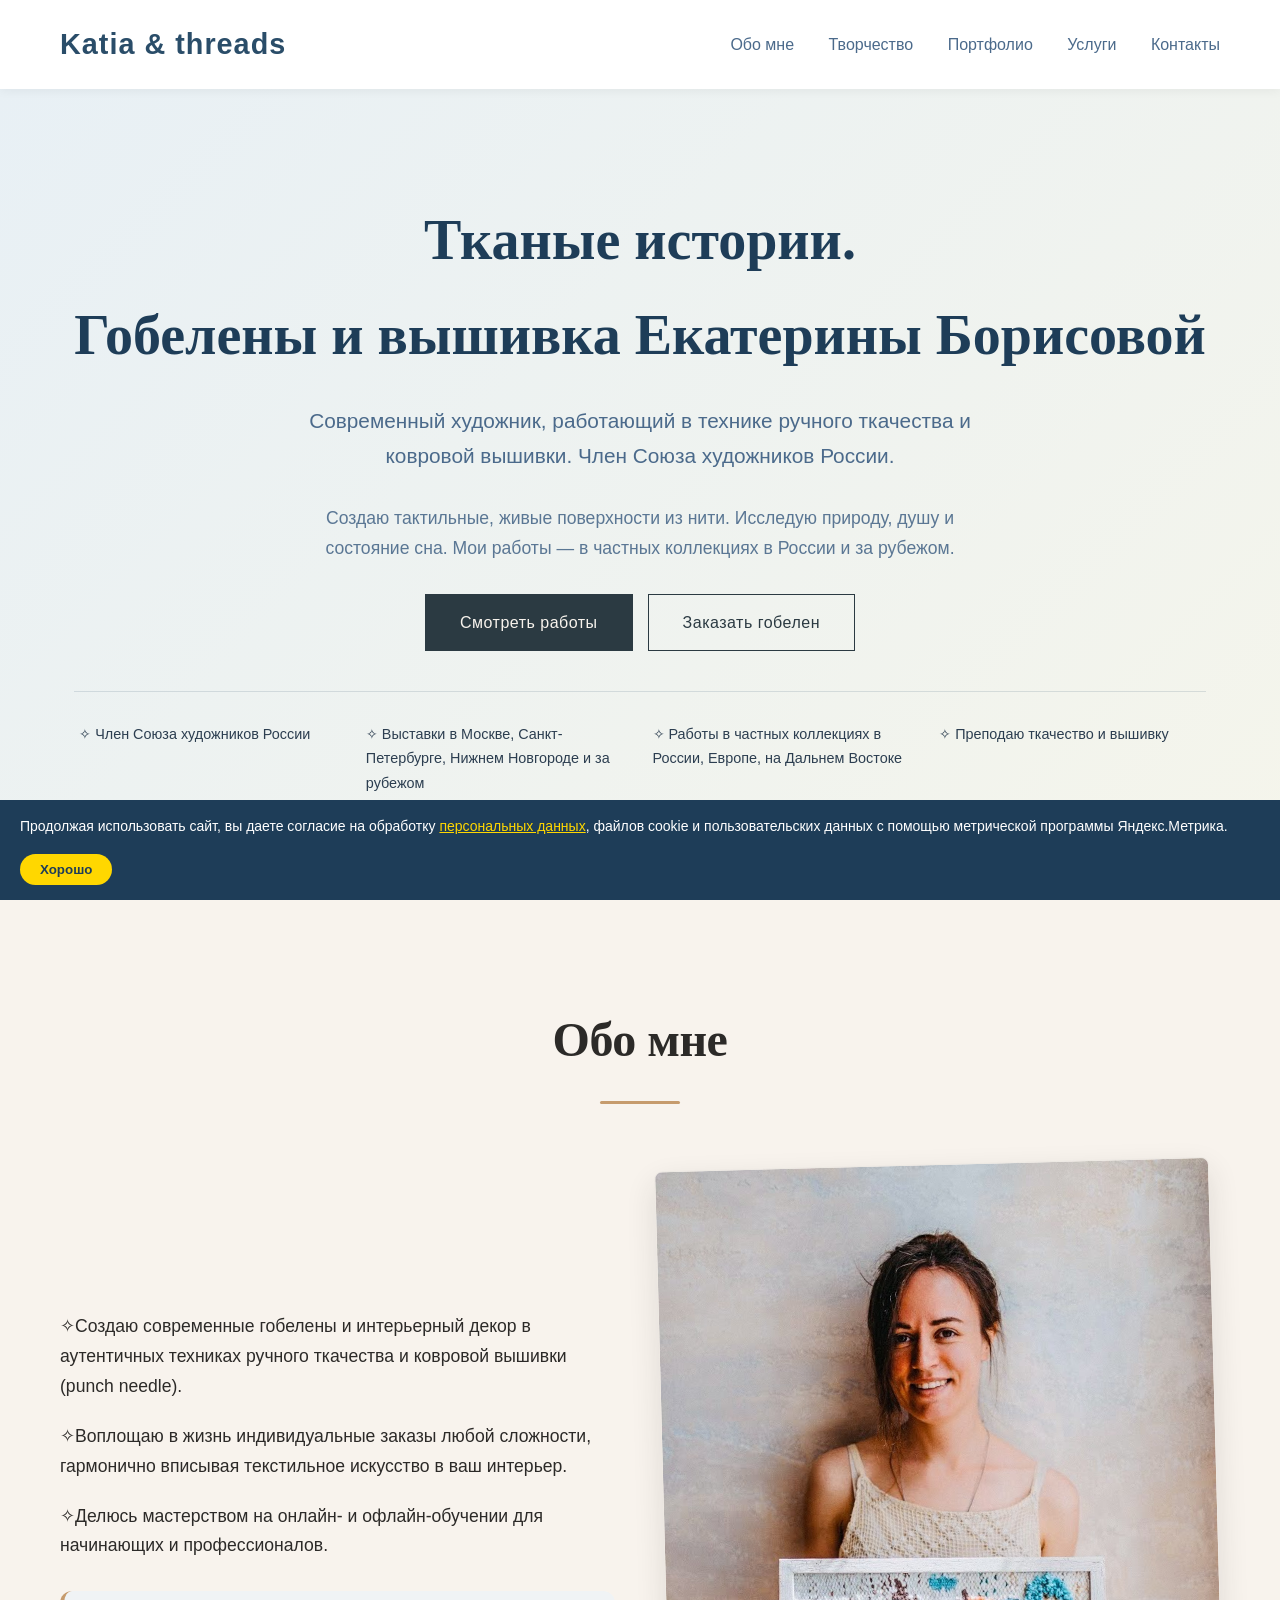
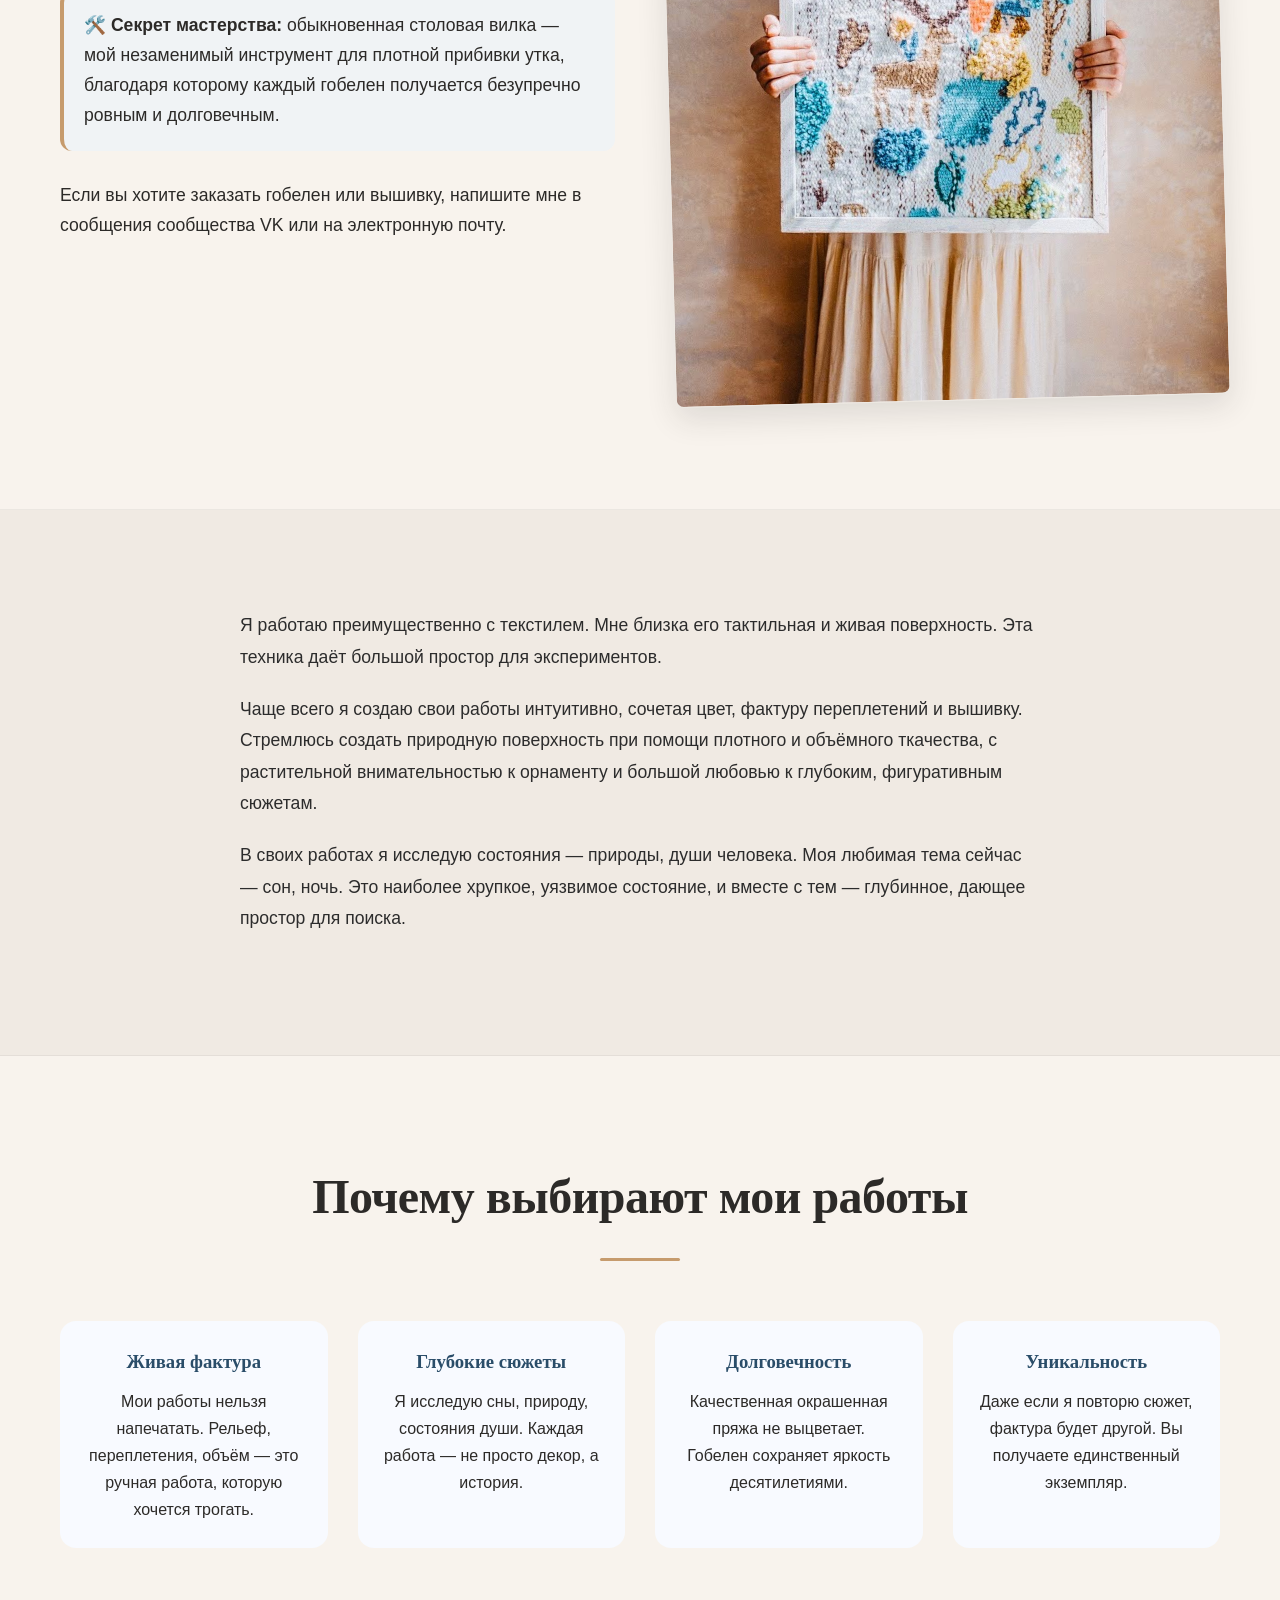
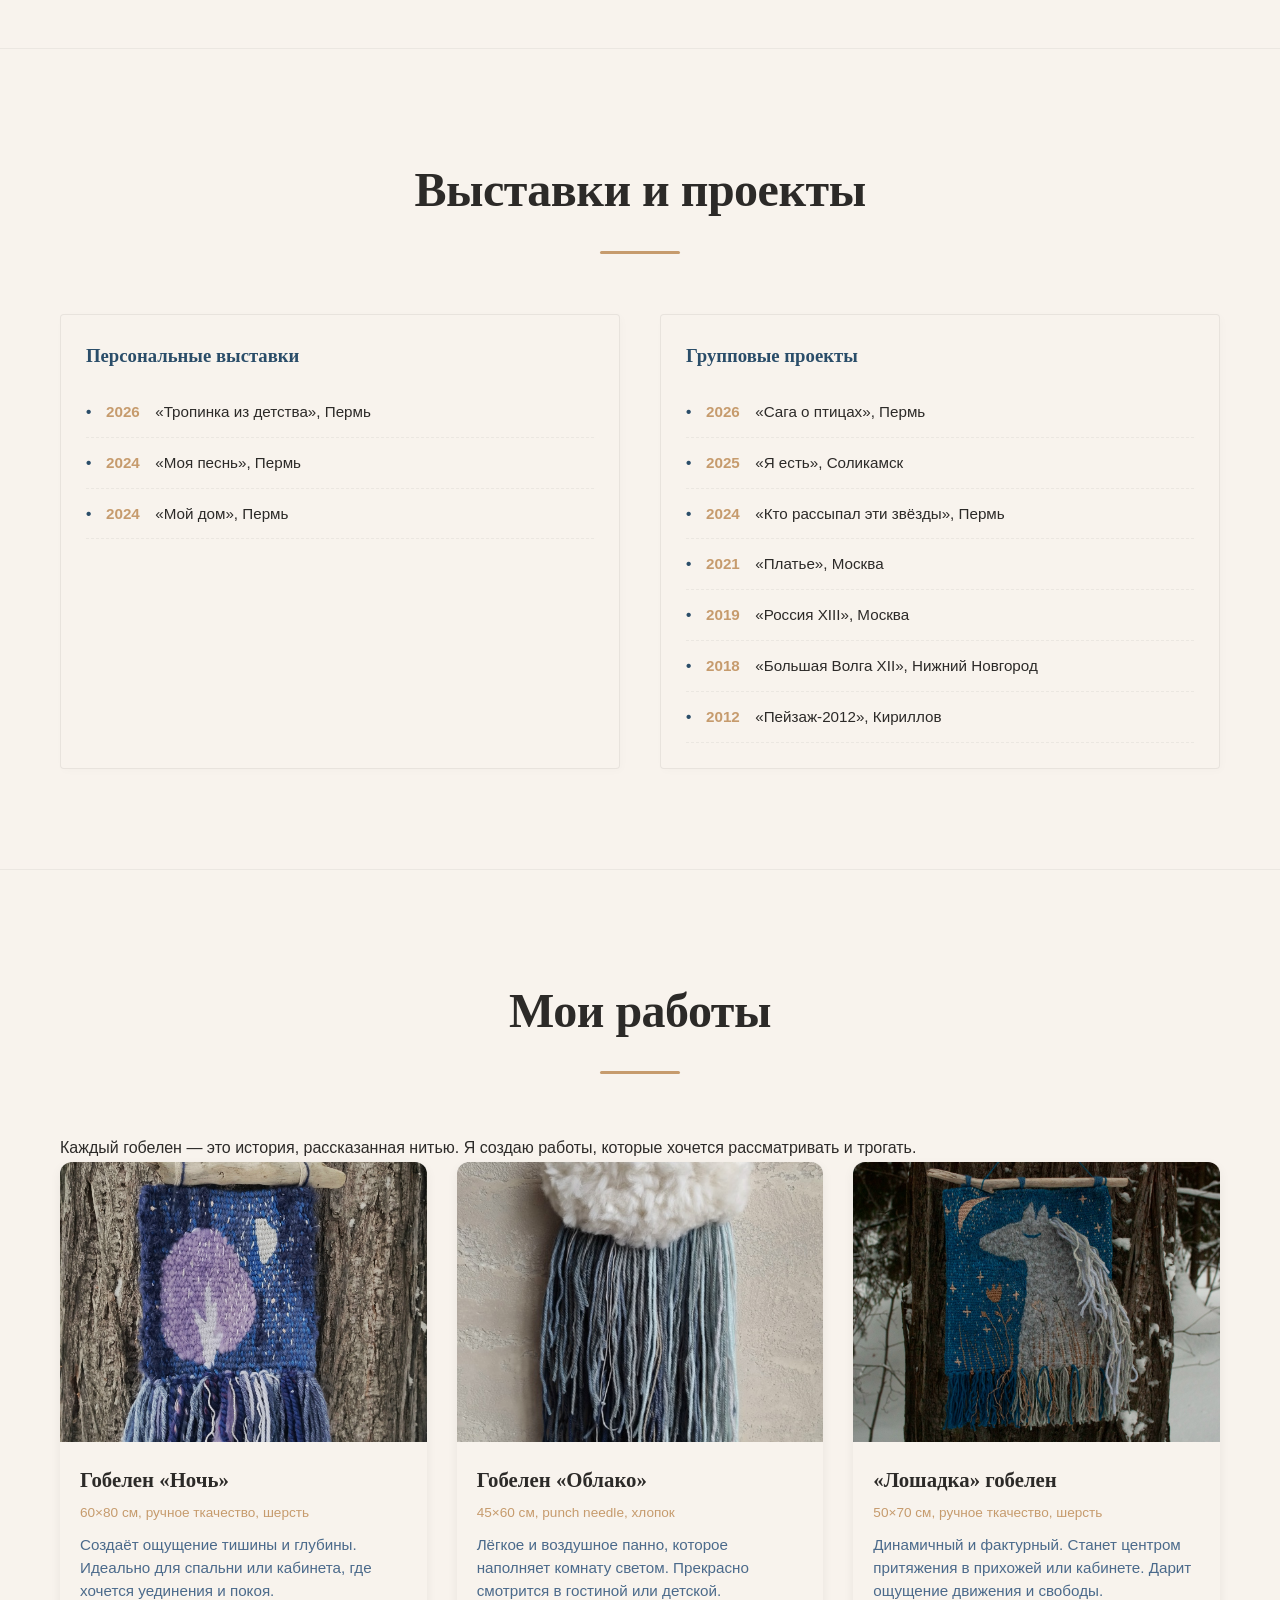
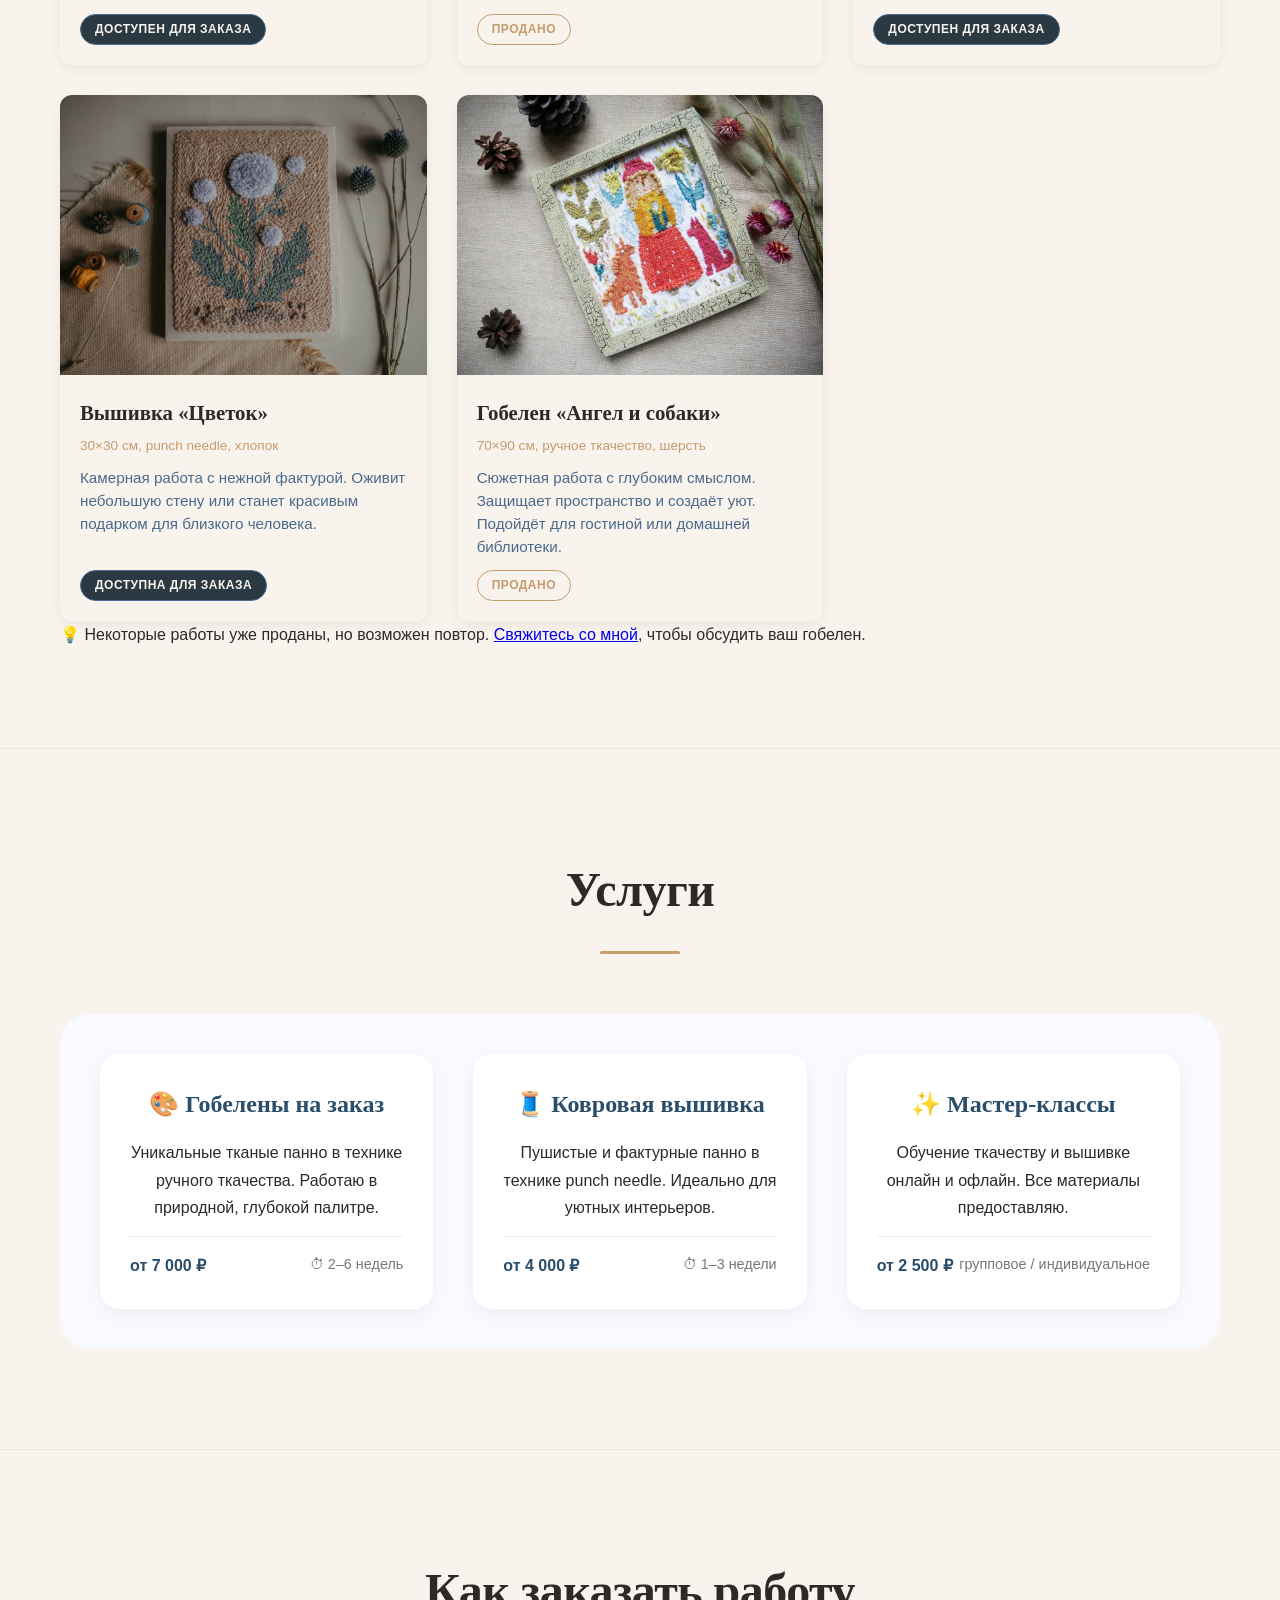
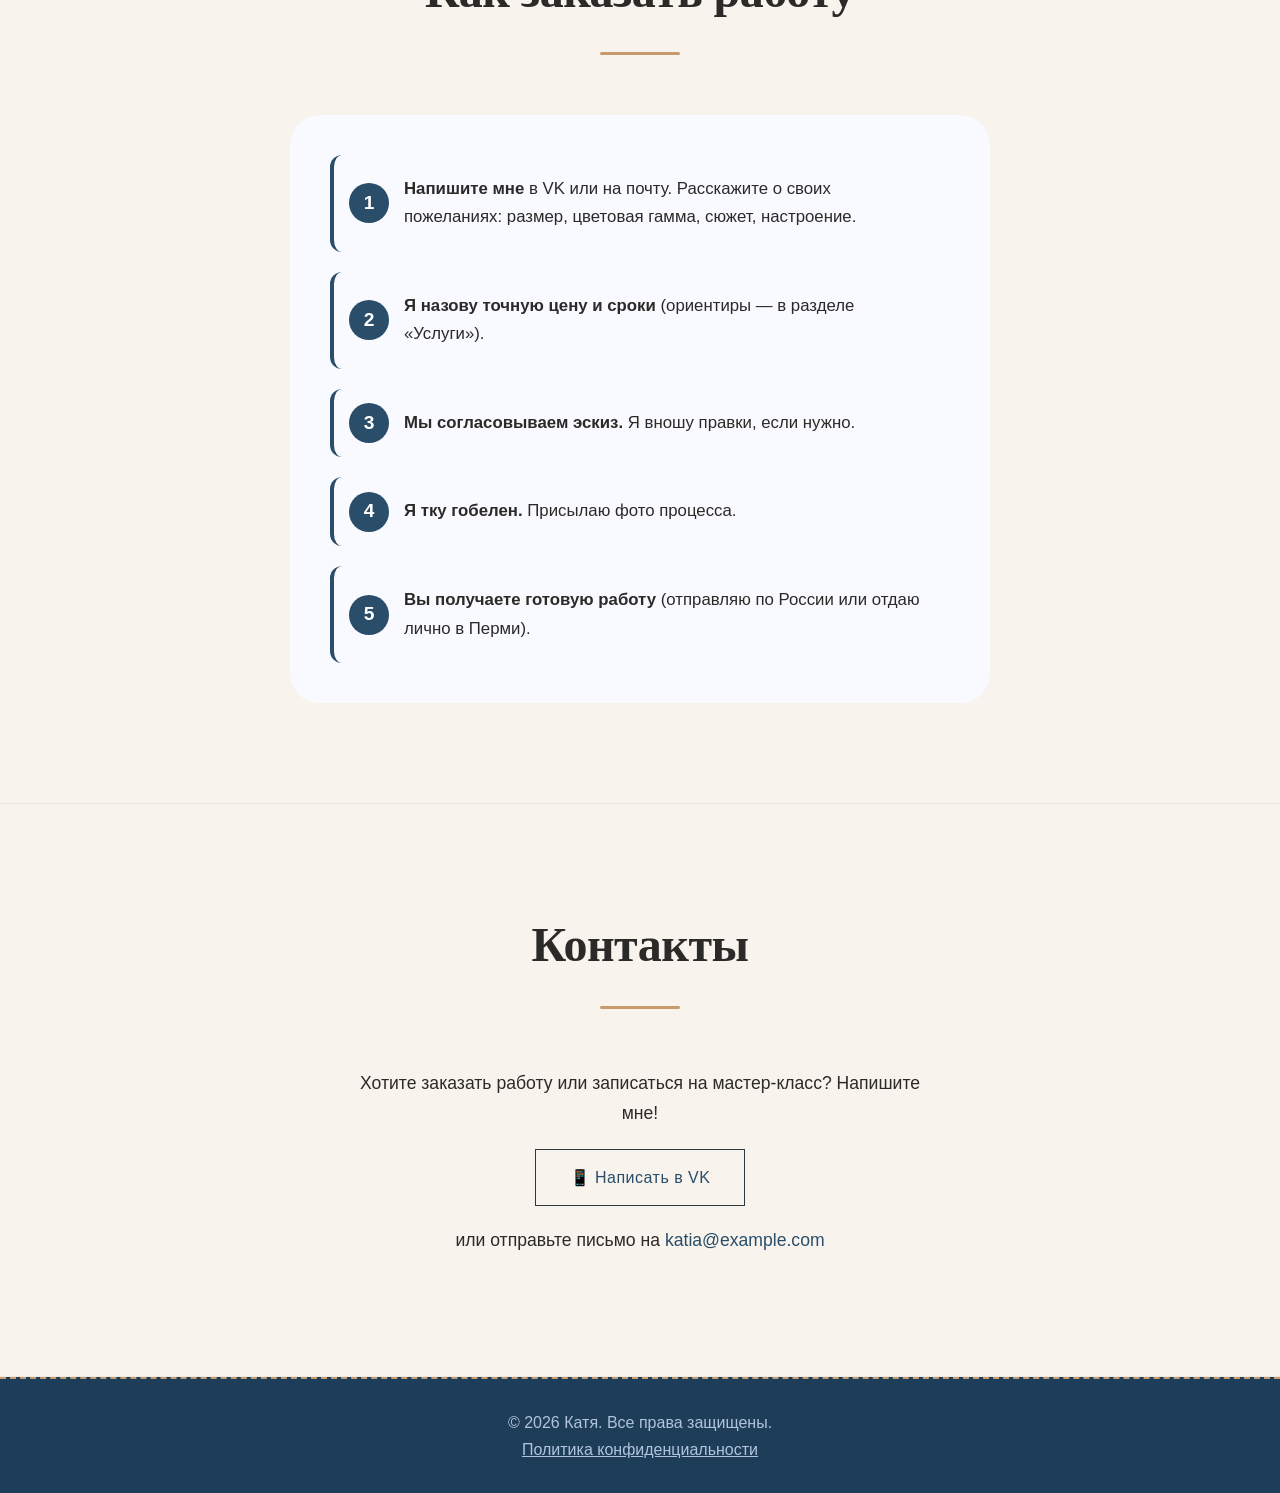
<file: index.html>
<!DOCTYPE html>
<html lang="ru">
<head>
    <meta charset="UTF-8">
    <meta name="viewport" content="width=device-width, initial-scale=1.0">
    <title>Катя — художник по текстилю</title>
    <link rel="stylesheet" href="style.css">
</head>
<body>

    <!-- ШАПКА С НАВИГАЦИЕЙ -->
    <header class="header">
        <div class="container">
            <div class="header__inner">
                <div class="logo">
                    <a href="#home">Katia & threads</a>
                </div>
                <nav class="nav">
    <a href="#about" class="nav__link">Обо мне</a>
    <a href="#philosophy" class="nav__link">Творчество</a> <!-- Новый пункт -->
    <a href="#portfolio" class="nav__link">Портфолио</a>
    <a href="#services" class="nav__link">Услуги</a>
    <a href="#contacts" class="nav__link">Контакты</a>
</nav>
            </div>
        </div>
    </header>

    <!-- ГЛАВНЫЙ ЭКРАН (HERO) -->
<section class="hero" id="home">
    <div class="container">
        <div class="hero__content">
            <!-- 1. Обновлённый заголовок и текст -->
            <h1 class="hero__title">Тканые истории. <br>Гобелены и вышивка Екатерины Борисовой</h1>
            <p class="hero__subtitle">Современный художник, работающий в технике ручного ткачества и ковровой вышивки. Член Союза художников России.</p>
            <p class="hero__description">Создаю тактильные, живые поверхности из нити. Исследую природу, душу и состояние сна. Мои работы — в частных коллекциях в России и за рубежом.</p>
            
            <!-- 2. Две кнопки вместо одной -->
            <div class="hero__buttons">
                <a href="#portfolio" class="btn btn--primary">Смотреть работы</a>
                <a href="#services" class="btn btn--secondary">Заказать гобелен</a>
            </div>

            <!-- 3. НОВЫЙ БЛОК ДОВЕРИЯ -->
            <div class="hero__trust">
                <div class="trust-item">✧ Член Союза художников России</div>
                <div class="trust-item">✧ Выставки в Москве, Санкт-Петербурге, Нижнем Новгороде и за рубежом</div>
                <div class="trust-item">✧ Работы в частных коллекциях в России, Европе, на Дальнем Востоке</div>
                <div class="trust-item">✧ Преподаю ткачество и вышивку</div>
            </div>
        </div>
    </div>
</section>

    <!-- БЛОК "ОБО МНЕ" -->
<section class="about section" id="about">
    <div class="container">
        <h2 class="section__title">Обо мне</h2>
        <div class="about__inner">
            <div class="about__content">
               <p>✧Создаю современные гобелены и интерьерный декор в аутентичных техниках ручного ткачества и ковровой вышивки (punch needle).</p> 
               <p>✧Воплощаю в жизнь индивидуальные заказы любой сложности, гармонично вписывая текстильное искусство в ваш интерьер.</p> 
               <p>✧Делюсь мастерством на онлайн- и офлайн-обучении для начинающих и профессионалов.</p>
<div class="about__fact">
    🛠️ <strong>Секрет мастерства:</strong> обыкновенная столовая вилка — мой незаменимый инструмент для плотной прибивки утка, благодаря которому каждый гобелен получается безупречно ровным и долговечным.
</div>
                <p>Если вы хотите заказать гобелен или вышивку, напишите мне в сообщения сообщества VK или на электронную почту.</p>
            </div>
            <div class="about__photo-wrapper"> <!-- Новая обёртка для вращения -->
                <div class="about__photo" id="avatarContainer">
                    <!-- Сюда JavaScript добавит картинку -->
                </div>
            </div>
        </div>
    </div>
</section>

    <!-- БЛОК "О ТВОРЧЕСТВЕ" -->
<!-- БЛОК "О ТВОРЧЕСТВЕ" с классом section--dark -->
<section class="philosophy section section--dark" id="philosophy">
    <div class="container">
        <!-- Заголовок остаётся без изменений -->
        <div class="philosophy__content">
            <p>Я работаю преимущественно с текстилем. Мне близка его тактильная и живая поверхность. Эта техника даёт большой простор для экспериментов.</p>
            <p>Чаще всего я создаю свои работы интуитивно, сочетая цвет, фактуру переплетений и вышивку. Стремлюсь создать природную поверхность при помощи плотного и объёмного ткачества, с растительной внимательностью к орнаменту и большой любовью к глубоким, фигуративным сюжетам.</p>
            <p>В своих работах я исследую состояния — природы, души человека. Моя любимая тема сейчас — сон, ночь. Это наиболее хрупкое, уязвимое состояние, и вместе с тем — глубинное, дающее простор для поиска.</p>
        </div>
    </div>
</section>

<!-- БЛОК "ПОЧЕМУ ВЫБИРАЮТ" -->
<section class="benefits section" id="benefits">
    <div class="container">
        <h2 class="section__title">Почему выбирают мои работы</h2>
        <div class="benefits__grid">
            <div class="benefit-item">
                <h3>Живая фактура</h3>
                <p>Мои работы нельзя напечатать. Рельеф, переплетения, объём — это ручная работа, которую хочется трогать.</p>
            </div>
            <div class="benefit-item">
                <h3>Глубокие сюжеты</h3>
                <p>Я исследую сны, природу, состояния души. Каждая работа — не просто декор, а история.</p>
            </div>
            <div class="benefit-item">
                <h3>Долговечность</h3>
                <p>Качественная окрашенная пряжа не выцветает. Гобелен сохраняет яркость десятилетиями.</p>
            </div>
            <div class="benefit-item">
                <h3>Уникальность</h3>
                <p>Даже если я повторю сюжет, фактура будет другой. Вы получаете единственный экземпляр.</p>
            </div>
        </div>
    </div>
</section>

<!-- БЛОК "ВЫСТАВКИ" -->
<section class="exhibitions section" id="exhibitions">
    <div class="container">
        <h2 class="section__title">Выставки и проекты</h2>
        <div class="exhibitions__grid">
            
            <!-- Персональные выставки -->
            <div class="exhibition-block">
                <h3>Персональные выставки</h3>
                <ul>
                    <li><span class="exhibition-year">2026</span> «Тропинка из детства», Пермь</li>
                    <li><span class="exhibition-year">2024</span> «Моя песнь», Пермь</li>
                    <li><span class="exhibition-year">2024</span> «Мой дом», Пермь</li>
                </ul>
            </div>
            
            <!-- Групповые проекты -->
            <div class="exhibition-block">
                <h3>Групповые проекты</h3>
                <ul>
                    <li><span class="exhibition-year">2026</span> «Сага о птицах», Пермь</li>
                    <li><span class="exhibition-year">2025</span> «Я есть», Соликамск</li>
                    <li><span class="exhibition-year">2024</span> «Кто рассыпал эти звёзды», Пермь</li>
                    <li><span class="exhibition-year">2021</span> «Платье», Москва</li>
                    <li><span class="exhibition-year">2019</span> «Россия XIII», Москва</li>
                    <li><span class="exhibition-year">2018</span> «Большая Волга XII», Нижний Новгород</li>
                    <li><span class="exhibition-year">2012</span> «Пейзаж-2012», Кириллов</li>
                </ul>
            </div>
            
        </div>
    </div>
</section>

<!-- БЛОК "ПОРТФОЛИО" (ГАЛЕРЕЯ) -->
<section class="portfolio section" id="portfolio">
    <div class="container">
        <h2 class="section__title">Мои работы</h2>
        
        <p class="portfolio__intro">Каждый гобелен — это история, рассказанная нитью. Я создаю работы, которые хочется рассматривать и трогать.</p>
        
        <div class="gallery" id="gallery">
            <!-- КАРТОЧКА 1: Гобелен "Ночь" -->
            <div class="gallery__item">
                <img src="images/works/noch.jpg.jpg" alt="Гобелен Ночь">
                <div class="gallery__info">
                    <h4>Гобелен «Ночь»</h4>
                    <p class="gallery__details">60×80 см · ручное ткачество · шерсть</p>
                    <p class="gallery__story">Создаёт ощущение тишины и глубины. Идеально для спальни или кабинета.</p>
                    <span class="gallery__status status--available">Доступен для заказа</span>
                </div>
            </div>

            <!-- КАРТОЧКА 2: Гобелен "Облако" -->
            <div class="gallery__item">
                <img src="images/works/oblako.jpg.jpg" alt="Гобелен Облако">
                <div class="gallery__info">
                    <h4>Гобелен «Облако»</h4>
                    <p class="gallery__details">45×60 см · punch needle · хлопок</p>
                    <p class="gallery__story">Лёгкое и воздушное панно. Прекрасно смотрится в гостиной или детской.</p>
                    <span class="gallery__status status--sold">Продано</span>
                </div>
            </div>

            <!-- КАРТОЧКА 3: Гобелен "Лошадка" -->
            <div class="gallery__item">
                <img src="images/works/loshadka.jpg.jpg" alt="Лошадка гобелен">
                <div class="gallery__info">
                    <h4>Гобелен «Лошадка»</h4>
                    <p class="gallery__details">50×70 см · ручное ткачество · шерсть</p>
                    <p class="gallery__story">Динамичный и фактурный. Станет центром притяжения в прихожей.</p>
                    <span class="gallery__status status--available">Доступен для заказа</span>
                </div>
            </div>

            <!-- КАРТОЧКА 4: Вышивка "Цветок" -->
            <div class="gallery__item">
                <img src="images/works/ofw30.jpg.jpg" alt="Вышивка Цветок">
                <div class="gallery__info">
                    <h4>Вышивка «Цветок»</h4>
                    <p class="gallery__details">30×30 см · punch needle · хлопок</p>
                    <p class="gallery__story">Камерная работа с нежной фактурой. Красивый подарок.</p>
                    <span class="gallery__status status--available">Доступна для заказа</span>
                </div>
            </div>

            <!-- КАРТОЧКА 5: Гобелен "Ангел и собаки" -->
            <div class="gallery__item">
                <img src="images/works/lKm11.jpg.jpg" alt="Гобелен Ангел и собаки">
                <div class="gallery__info">
                    <h4>Гобелен «Ангел и собаки»</h4>
                    <p class="gallery__details">70×90 см · ручное ткачество · шерсть</p>
                    <p class="gallery__story">Сюжетная работа с глубоким смыслом. Создаёт уют и защищает пространство.</p>
                    <span class="gallery__status status--sold">Продано</span>
                </div>
            </div>
        </div>
        
        <div class="portfolio-note">
            <p>💡 Некоторые работы уже проданы, но возможен повтор. <a href="#order" class="order-link">Свяжитесь со мной</a>, чтобы обсудить ваш гобелен.</p>
        </div>
    </div>
</section>

    <!-- БЛОК "УСЛУГИ" -->
    <section class="services section" id="services">
        <div class="container"> <!-- Это нужно вернуть -->
        <h2 class="section__title">Услуги</h2>
        <div class="services__grid">
    <div class="service-card">
        <h3>🎨 Гобелены на заказ</h3>
        <p>Уникальные тканые панно в технике ручного ткачества. Работаю в природной, глубокой палитре.</p>
        <div class="service-meta">
            <span class="service-price">от 7 000 ₽</span>
            <span class="service-time">⏱ 2–6 недель</span>
        </div>
    </div>
    <div class="service-card">
        <h3>🧵 Ковровая вышивка</h3>
        <p>Пушистые и фактурные панно в технике punch needle. Идеально для уютных интерьеров.</p>
        <div class="service-meta">
            <span class="service-price">от 4 000 ₽</span>
            <span class="service-time">⏱ 1–3 недели</span>
        </div>
    </div>
    <div class="service-card">
        <h3>✨ Мастер-классы</h3>
        <p>Обучение ткачеству и вышивке онлайн и офлайн. Все материалы предоставляю.</p>
        <div class="service-meta">
            <span class="service-price">от 2 500 ₽</span>
            <span class="service-time">групповое / индивидуальное</span>
        </div>
    </div>
</div>
    </section>

    <!-- БЛОК "КАК ЗАКАЗАТЬ" -->
<section class="order-steps section" id="order">
    <div class="container">
        <h2 class="section__title">Как заказать работу</h2>
        <ol class="steps-list">
            <li><strong>Напишите мне</strong> в VK или на почту. Расскажите о своих пожеланиях: размер, цветовая гамма, сюжет, настроение.</li>
            <li><strong>Я назову точную цену и сроки</strong> (ориентиры — в разделе «Услуги»).</li>
            <li><strong>Мы согласовываем эскиз.</strong> Я вношу правки, если нужно.</li>
            <li><strong>Я тку гобелен.</strong> Присылаю фото процесса.</li>
            <li><strong>Вы получаете готовую работу</strong> (отправляю по России или отдаю лично в Перми).</li>
        </ol>
    </div>
</section>

    <!-- БЛОК "КОНТАКТЫ" -->
    <section class="contacts section" id="contacts">
        <div class="container">
            <h2 class="section__title">Контакты</h2>
            <div class="contacts__inner">
                <p>Хотите заказать работу или записаться на мастер-класс? Напишите мне!</p>
                <a href="https://vk.com/public_katia_art_thread" class="btn btn--secondary" target="_blank">📱 Написать в VK</a>
                <p>или отправьте письмо на <a href="mailto:katia@example.com">katia@example.com</a></p>
            </div>
        </div>
    </section>

      <!-- ПОДВАЛ -->
    <footer class="footer">
        <div class="container">
            <p>&copy; 2026 Катя. Все права защищены.</p>
            <p><a href="privacy.html">Политика конфиденциальности</a></p>
        </div>
    </footer>

    <!-- БАННЕР COOKIE (ПЕРЕД СКРИПТОМ) -->
    <div class="cookie-consent" id="cookieConsent">
        <div class="cookie-consent__text">
            Продолжая использовать сайт, вы даете согласие на обработку 
            <a href="privacy.html" target="_blank">персональных данных</a>, 
            файлов cookie и пользовательских данных с помощью 
            метрической программы Яндекс.Метрика.
        </div>
        <button class="cookie-consent__btn" id="acceptCookies">Хорошо</button>
    </div>

    <script src="script.js"></script>
</body>
</html>
</file>
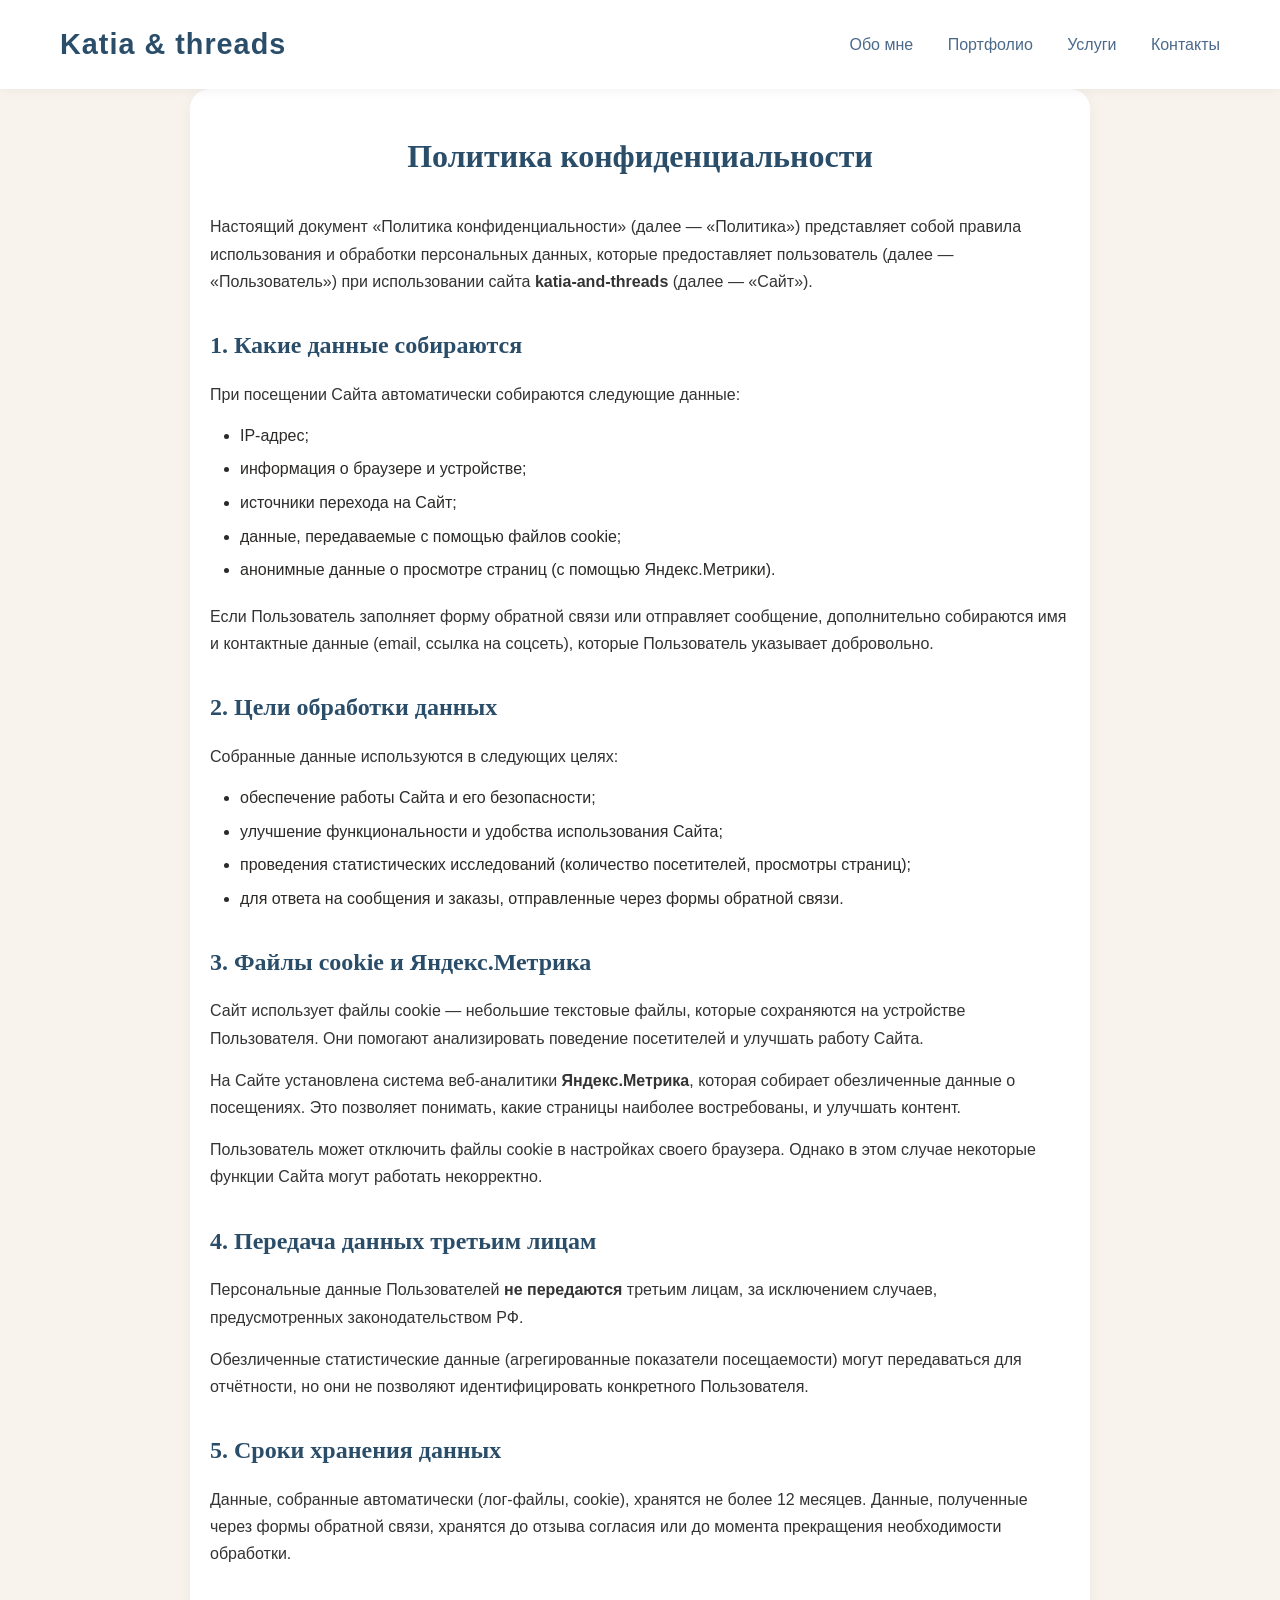
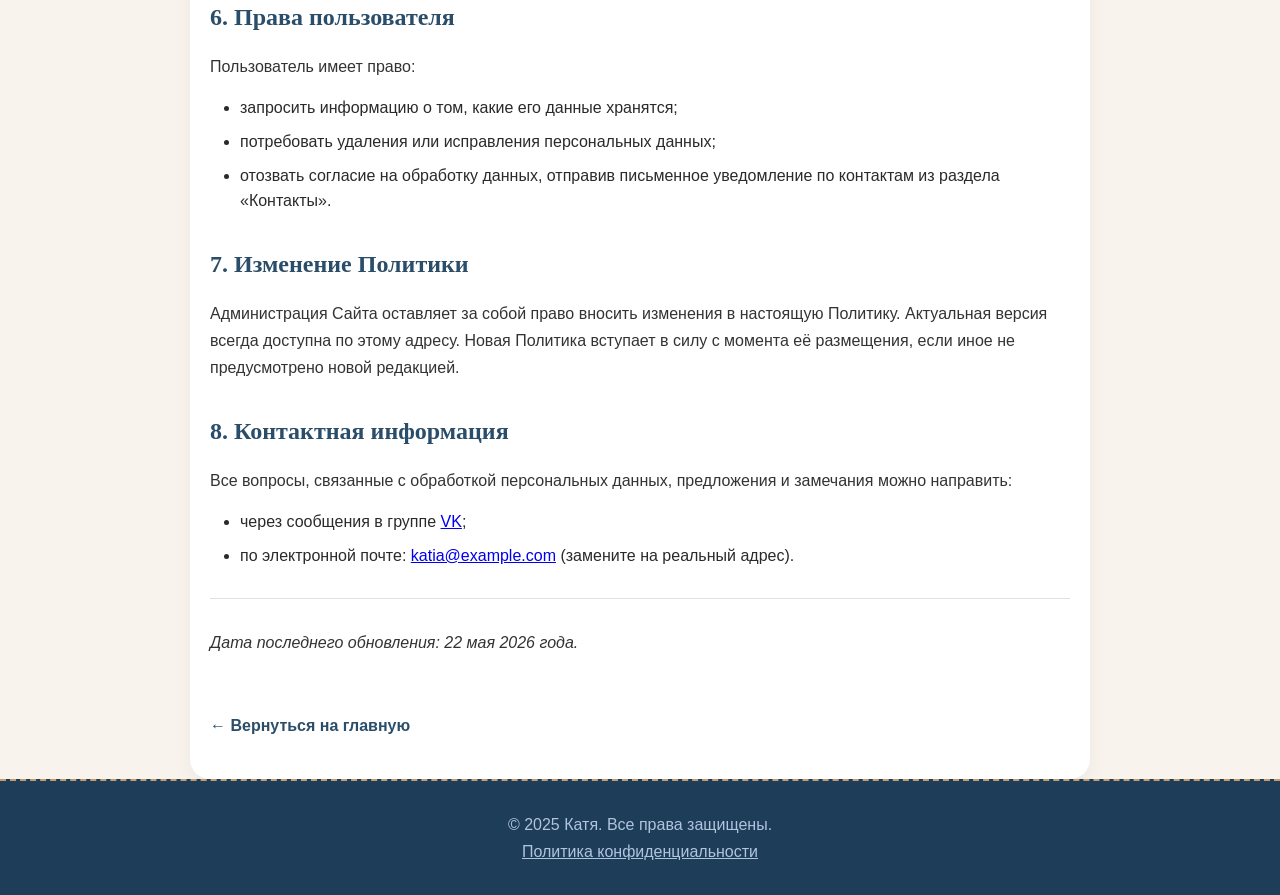
<file: privacy.html>
<!DOCTYPE html>
<html lang="ru">
<head>
    <meta charset="UTF-8">
    <meta name="viewport" content="width=device-width, initial-scale=1.0">
    <title>Политика конфиденциальности — Катя</title>
    <link rel="stylesheet" href="style.css">
    <style>
        /* Дополнительные стили только для страницы политики */
        .policy-content {
            max-width: 900px;
            margin: 0 auto;
            padding: 40px 20px;
            background: #fff;
            border-radius: 20px;
            box-shadow: 0 5px 20px rgba(0,0,0,0.05);
        }

        .policy-content h1 {
            color: #2a4d69;
            margin-bottom: 30px;
            text-align: center;
        }

        .policy-content h2 {
            color: #2a4d69;
            margin: 30px 0 15px;
            font-size: 1.5rem;
        }

        .policy-content p {
            margin-bottom: 15px;
            line-height: 1.7;
            color: #333;
        }

        .policy-content ul {
            margin-left: 30px;
            margin-bottom: 20px;
        }

        .policy-content li {
            margin-bottom: 8px;
            line-height: 1.6;
        }

        .back-link {
            display: inline-block;
            margin-top: 40px;
            color: #2a4d69;
            text-decoration: none;
            font-weight: bold;
        }

        .back-link:hover {
            text-decoration: underline;
        }

        hr {
            margin: 30px 0;
            border: 0;
            height: 1px;
            background: #e0e0e0;
        }
    </style>
</head>
<body>

    <header class="header">
        <div class="container">
            <div class="header__inner">
                <div class="logo">
                    <a href="index.html">Katia & threads</a>
                </div>
                <nav class="nav">
                    <a href="index.html#about">Обо мне</a>
                    <a href="index.html#portfolio">Портфолио</a>
                    <a href="index.html#services">Услуги</a>
                    <a href="index.html#contacts">Контакты</a>
                </nav>
            </div>
        </div>
    </header>

    <main>
        <div class="container">
            <div class="policy-content">
                <h1>Политика конфиденциальности</h1>
                
                <p>Настоящий документ «Политика конфиденциальности» (далее — «Политика») представляет собой правила использования и обработки персональных данных, которые предоставляет пользователь (далее — «Пользователь») при использовании сайта <strong>katia-and-threads</strong> (далее — «Сайт»).</p>
                
                <h2>1. Какие данные собираются</h2>
                <p>При посещении Сайта автоматически собираются следующие данные:</p>
                <ul>
                    <li>IP-адрес;</li>
                    <li>информация о браузере и устройстве;</li>
                    <li>источники перехода на Сайт;</li>
                    <li>данные, передаваемые с помощью файлов cookie;</li>
                    <li>анонимные данные о просмотре страниц (с помощью Яндекс.Метрики).</li>
                </ul>
                <p>Если Пользователь заполняет форму обратной связи или отправляет сообщение, дополнительно собираются имя и контактные данные (email, ссылка на соцсеть), которые Пользователь указывает добровольно.</p>
                
                <h2>2. Цели обработки данных</h2>
                <p>Собранные данные используются в следующих целях:</p>
                <ul>
                    <li>обеспечение работы Сайта и его безопасности;</li>
                    <li>улучшение функциональности и удобства использования Сайта;</li>
                    <li>проведения статистических исследований (количество посетителей, просмотры страниц);</li>
                    <li>для ответа на сообщения и заказы, отправленные через формы обратной связи.</li>
                </ul>
                
                <h2>3. Файлы cookie и Яндекс.Метрика</h2>
                <p>Сайт использует файлы cookie — небольшие текстовые файлы, которые сохраняются на устройстве Пользователя. Они помогают анализировать поведение посетителей и улучшать работу Сайта.</p>
                <p>На Сайте установлена система веб-аналитики <strong>Яндекс.Метрика</strong>, которая собирает обезличенные данные о посещениях. Это позволяет понимать, какие страницы наиболее востребованы, и улучшать контент.</p>
                <p>Пользователь может отключить файлы cookie в настройках своего браузера. Однако в этом случае некоторые функции Сайта могут работать некорректно.</p>
                
                <h2>4. Передача данных третьим лицам</h2>
                <p>Персональные данные Пользователей <strong>не передаются</strong> третьим лицам, за исключением случаев, предусмотренных законодательством РФ.</p>
                <p>Обезличенные статистические данные (агрегированные показатели посещаемости) могут передаваться для отчётности, но они не позволяют идентифицировать конкретного Пользователя.</p>
                
                <h2>5. Сроки хранения данных</h2>
                <p>Данные, собранные автоматически (лог-файлы, cookie), хранятся не более 12 месяцев. Данные, полученные через формы обратной связи, хранятся до отзыва согласия или до момента прекращения необходимости обработки.</p>
                
                <h2>6. Права пользователя</h2>
                <p>Пользователь имеет право:</p>
                <ul>
                    <li>запросить информацию о том, какие его данные хранятся;</li>
                    <li>потребовать удаления или исправления персональных данных;</li>
                    <li>отозвать согласие на обработку данных, отправив письменное уведомление по контактам из раздела «Контакты».</li>
                </ul>
                
                <h2>7. Изменение Политики</h2>
                <p>Администрация Сайта оставляет за собой право вносить изменения в настоящую Политику. Актуальная версия всегда доступна по этому адресу. Новая Политика вступает в силу с момента её размещения, если иное не предусмотрено новой редакцией.</p>
                
                <h2>8. Контактная информация</h2>
                <p>Все вопросы, связанные с обработкой персональных данных, предложения и замечания можно направить:</p>
                <ul>
                    <li>через сообщения в группе <a href="https://vk.com/public_katia_art_thread" target="_blank">VK</a>;</li>
                    <li>по электронной почте: <a href="mailto:katia@example.com">katia@example.com</a> (замените на реальный адрес).</li>
                </ul>
                
                <hr>
                
                <p><em>Дата последнего обновления: 22 мая 2026 года.</em></p>
                
                <a href="index.html" class="back-link">← Вернуться на главную</a>
            </div>
        </div>
    </main>

    <footer class="footer">
        <div class="container">
            <p>&copy; 2025 Катя. Все права защищены.</p>
            <p><a href="privacy.html" style="color: #b0c4de;">Политика конфиденциальности</a></p>
        </div>
    </footer>

</body>
</html>
</file>
<file: style.css>
/* ===== 1. Сброс и БАЗОВЫЕ СТИЛИ ===== */
* {
    margin: 0;
    padding: 0;
    box-sizing: border-box;
}

body {
    font-family: 'Inter', -apple-system, BlinkMacSystemFont, 'Segoe UI', Roboto, sans-serif;
    background-color: #F8F3ED;
    color: #2C2A28;
    line-height: 1.7;
    font-weight: 400;
    -webkit-font-smoothing: antialiased;
}

h1, h2, h3, h4 {
    font-family: 'Georgia', 'Times New Roman', serif;
    color: #2C2A28;
    font-weight: 700;
}

.container {
    max-width: 1200px;
    margin: 0 auto;
    padding: 0 20px;
}

.section {
    padding: 100px 0;
    border-bottom: 1px solid rgba(44, 42, 40, 0.06);
    opacity: 0;
    transform: translateY(30px);
    transition: opacity 0.8s ease, transform 0.8s ease;
}
.section.visible {
    opacity: 1;
    transform: translateY(0);
}

.section__title {
    font-size: 3rem;
    text-align: center;
    margin-bottom: 60px;
    color: #2C2A28;
    letter-spacing: -0.5px;
    position: relative;
}
.section__title::after {
    content: '';
    display: block;
    width: 80px;
    height: 3px;
    background: #C69B6D;
    margin: 20px auto 0;
    border-radius: 4px;
}

.section--dark {
    background-color: #F0EAE3;
}

/* ===== 2. ШАПКА ===== */
.header {
    background: #fff;
    box-shadow: 0 2px 10px rgba(0,0,0,0.05);
    position: sticky;
    top: 0;
    z-index: 100;
    padding: 20px 0;
}
.header__inner {
    display: flex;
    justify-content: space-between;
    align-items: center;
    flex-wrap: wrap;
}
.logo a {
    font-size: 1.8rem;
    font-weight: bold;
    color: #2a4d69;
    text-decoration: none;
    letter-spacing: 1px;
}
.nav a {
    margin-left: 30px;
    text-decoration: none;
    color: #4b6a8b;
    font-weight: 500;
    transition: color 0.3s;
}
.nav a:hover {
    color: #2a4d69;
}

/* ===== 3. ГЛАВНЫЙ ЭКРАН (HERO) ===== */
.hero {
    background: linear-gradient(135deg, #e8f0f5 0%, #f5f5eb 100%);
    min-height: 90vh;
    display: flex;
    align-items: center;
    text-align: center;
}
.hero__title {
    font-size: 3.5rem;
    color: #1e3d58;
    margin-bottom: 20px;
}
.hero__subtitle {
    font-size: 1.3rem;
    color: #4b6a8b;
    max-width: 700px;
    margin: 0 auto 30px;
}
.hero__description {
    font-size: 1.1rem;
    color: #4b6a8b;
    max-width: 700px;
    margin: 0 auto 30px;
    opacity: 0.9;
}
.hero__buttons {
    display: flex;
    gap: 15px;
    justify-content: center;
    flex-wrap: wrap;
    margin-bottom: 40px;
}
.hero__trust {
    display: grid;
    grid-template-columns: repeat(auto-fit, minmax(200px, 1fr));
    gap: 15px;
    margin-top: 40px;
    padding-top: 30px;
    border-top: 1px solid rgba(42, 77, 105, 0.15);
}
.trust-item {
    font-size: 0.9rem;
    color: #2c3e50;
    text-align: left;
    padding-left: 5px;
}

/* ===== 4. КНОПКИ ===== */
.btn {
    display: inline-block;
    padding: 14px 34px;
    border-radius: 0;
    text-decoration: none;
    font-weight: 500;
    font-family: 'Inter', sans-serif;
    transition: all 0.3s ease;
    cursor: pointer;
    letter-spacing: 0.5px;
}
.btn--primary {
    background: #2B3A42;
    color: #F8F3ED;
    border: 1px solid #2B3A42;
}
.btn--primary:hover {
    background: #1F2A30;
    border-color: #1F2A30;
    transform: translateY(-3px);
    box-shadow: 0 6px 15px rgba(43, 58, 66, 0.15);
}
.btn--secondary {
    background: transparent;
    color: #2B3A42;
    border: 1px solid #2B3A42;
}
.btn--secondary:hover {
    background: #2B3A42;
    color: #F8F3ED;
    transform: translateY(-3px);
    box-shadow: 0 6px 15px rgba(43, 58, 66, 0.1);
}

/* ===== 5. БЛОК "ОБО МНЕ" ===== */
.about__inner {
    display: flex;
    gap: 50px;
    align-items: center;
    flex-wrap: wrap;
}
.about__content {
    flex: 1;
}
.about__content p {
    margin-bottom: 20px;
    font-size: 1.1rem;
}
.about__fact {
    background: #f0f3f5;
    padding: 20px;
    border-radius: 12px;
    margin: 30px 0;
    font-size: 1.1rem;
    border-left: 4px solid #C69B6D;
}
.about__photo-wrapper {
    flex: 1;
    text-align: center;
    transform: rotate(-1.5deg);
    transition: transform 0.4s ease;
}
.about__photo-wrapper:hover {
    transform: rotate(0deg);
}
.about__photo img {
    max-width: 100%;
    border-radius: 8px;
    box-shadow: 0 12px 30px rgba(44, 42, 40, 0.12);
    border: 1px solid rgba(44, 42, 40, 0.05);
}

/* ===== 6. О ТВОРЧЕСТВЕ ===== */
.philosophy__content {
    max-width: 800px;
    margin: 0 auto;
    font-size: 1.1rem;
    line-height: 1.8;
    color: #2c2c2c;
}
.philosophy__content p {
    margin-bottom: 20px;
}

/* ===== ГАЛЕРЕЯ (НОВЫЙ ВАРИАНТ) ===== */
.gallery {
    display: grid;
    grid-template-columns: repeat(auto-fit, minmax(300px, 1fr));
    gap: 30px;
}

.gallery__item {
    background: #fff;
    border-radius: 12px;
    overflow: hidden;
    box-shadow: 0 4px 12px rgba(0, 0, 0, 0.06);
    display: flex;
    flex-direction: column;
    transition: transform 0.3s ease, box-shadow 0.3s ease;
}

.gallery__item:hover {
    transform: translateY(-6px);
    box-shadow: 0 12px 30px rgba(0, 0, 0, 0.12);
}

.gallery__item img {
    width: 100%;
    height: 280px;          /* ← фиксированная высота для всех картинок */
    object-fit: cover;      /* ← картинка заполняет блок без искажений */
    display: block;
}

.gallery__info {
    padding: 20px;
    flex: 1;
    display: flex;
    flex-direction: column;
    background: #F8F3ED;
}

.gallery__info h4 {
    font-size: 1.3rem;
    color: #2C2A28;
    margin-bottom: 4px;
}

.gallery__details {
    font-size: 0.85rem;
    color: #C69B6D;
    font-family: 'Inter', sans-serif;
    margin-bottom: 10px;
}

.gallery__story {
    font-size: 0.95rem;
    line-height: 1.5;
    color: #4b6a8b;
    margin-bottom: 12px;
    flex: 1;
}

.gallery__status {
    display: inline-block;
    font-size: 0.75rem;
    font-weight: 600;
    padding: 4px 14px;
    border-radius: 20px;
    text-transform: uppercase;
    letter-spacing: 0.5px;
    font-family: 'Inter', sans-serif;
    align-self: flex-start;
}

.status--available {
    background: #2B3A42;
    color: #F8F3ED;
    border: 1px solid #4b6a8b;
}

.status--sold {
    background: transparent;
    color: #C69B6D;
    border: 1px solid #C69B6D;
}

/* ===== 8. УСЛУГИ ===== */
#services .services__grid {
    background: #f8faff;
    padding: 40px;
    border-radius: 30px;
}
.services__grid {
    display: grid;
    grid-template-columns: repeat(auto-fit, minmax(280px, 1fr));
    gap: 40px;
}
.service-card {
    text-align: center;
    padding: 30px;
    background: white;
    border-radius: 20px;
    box-shadow: 0 5px 20px rgba(0,0,0,0.05);
    opacity: 0;
    transform: translateY(20px);
    transition: opacity 0.6s ease, transform 0.6s ease;
}
.service-card.visible {
    opacity: 1;
    transform: translateY(0);
}
.service-card:hover {
    transform: translateY(-5px);
    box-shadow: 0 15px 30px rgba(0,0,0,0.1);
}
.service-card h3 {
    color: #2a4d69;
    margin-bottom: 15px;
    font-size: 1.5rem;
}
.service-meta {
    display: flex;
    justify-content: space-between;
    margin-top: 15px;
    padding-top: 15px;
    border-top: 1px solid #eee;
}
.service-price {
    font-weight: bold;
    color: #2a4d69;
}
.service-time {
    color: #777;
    font-size: 0.9rem;
}

/* ===== 9. ПОЧЕМУ ВЫБИРАЮТ ===== */
.benefits__grid {
    display: grid;
    grid-template-columns: repeat(auto-fit, minmax(220px, 1fr));
    gap: 30px;
}
.benefit-item {
    background: #f8faff;
    padding: 25px;
    border-radius: 16px;
    text-align: center;
}
.benefit-item h3 {
    color: #2a4d69;
    margin-bottom: 10px;
}

/* ===== 10. ВЫСТАВКИ ===== */
.exhibitions__grid {
    display: grid;
    grid-template-columns: 1fr 1fr;
    gap: 40px;
    text-align: left;
}
.exhibition-block {
    background: #F8F3ED;
    padding: 25px;
    border-radius: 4px;
    border: 1px solid rgba(44, 42, 40, 0.08);
    box-shadow: 2px 2px 8px rgba(0,0,0,0.02);
    opacity: 0;
    transform: translateY(20px);
    transition: opacity 0.6s ease, transform 0.6s ease;
}
.exhibition-block.visible {
    opacity: 1;
    transform: translateY(0);
}
.exhibition-block h3 {
    color: #2a4d69;
    margin-bottom: 15px;
}
.exhibition-block ul {
    list-style: none;
    padding: 0;
}
.exhibition-block li {
    padding: 12px 0;
    padding-left: 20px;
    position: relative;
    border-bottom: 1px dashed rgba(44, 42, 40, 0.06);
    font-size: 0.95rem;
}
.exhibition-block li::before {
    content: "•";
    color: #2a4d69;
    font-weight: bold;
    position: absolute;
    left: 0;
}

.exhibition-year {
    display: inline-block;
    min-width: 45px;
    font-weight: 600;
    color: #C69B6D;
}

/* ===== 11. КАК ЗАКАЗАТЬ ===== */
#order .steps-list {
    background: #f8faff;
    padding: 40px 40px 20px 40px;
    border-radius: 30px;
}
.steps-list {
    max-width: 700px;
    margin: 0 auto;
    padding: 0;
    list-style: none;
    counter-reset: step-counter;
}
.steps-list li {
    counter-increment: step-counter;
    margin-bottom: 20px;
    padding: 20px 25px;
    padding-left: 70px;
    background: #f8faff;
    border-radius: 12px;
    position: relative;
    font-size: 1.05rem;
    border-left: 4px solid #2a4d69;
    transition: transform 0.2s;
}
.steps-list li:hover {
    transform: translateX(5px);
}
.steps-list li::before {
    content: counter(step-counter);
    background: #2a4d69;
    color: white;
    font-weight: bold;
    font-size: 1.2rem;
    width: 40px;
    height: 40px;
    border-radius: 50%;
    display: flex;
    align-items: center;
    justify-content: center;
    position: absolute;
    left: 15px;
    top: 50%;
    transform: translateY(-50%);
}

/* ===== 12. КОНТАКТЫ ===== */
.contacts__inner {
    text-align: center;
    max-width: 600px;
    margin: 0 auto;
}
.contacts__inner p {
    margin: 20px 0;
    font-size: 1.1rem;
}
.contacts__inner a {
    color: #2a4d69;
    text-decoration: none;
}
.contacts__inner a:hover {
    text-decoration: underline;
}

/* ===== 13. ПОДВАЛ ===== */
.footer {
    background: #1e3d58;
    color: #b0c4de;
    text-align: center;
    padding: 30px 0;
    border-top: 2px dashed #C69B6D;
}
.footer a {
    color: #b0c4de;
    text-decoration: underline;
}
.footer a:hover {
    color: white;
}

/* ===== 14. COOKIE-БАННЕР ===== */
.cookie-consent {
    position: fixed;
    bottom: 0;
    left: 0;
    right: 0;
    background: #1e3d58;
    color: white;
    padding: 15px 20px;
    display: flex;
    justify-content: space-between;
    align-items: center;
    flex-wrap: wrap;
    gap: 15px;
    z-index: 1000;
    font-size: 14px;
}
.cookie-consent a {
    color: #ffd700;
    text-decoration: underline;
}
.cookie-consent__btn {
    background: #ffd700;
    color: #1e3d58;
    border: none;
    padding: 8px 20px;
    border-radius: 30px;
    cursor: pointer;
    font-weight: bold;
    white-space: nowrap;
}

/* ===== МОДАЛЬНОЕ ОКНО (ТОЛЬКО КАРТИНКА) ===== */
.modal {
    position: fixed;
    top: 0;
    left: 0;
    right: 0;
    bottom: 0;
    background: rgba(20, 20, 20, 0.96); /* Почти чёрный фон */
    backdrop-filter: blur(12px);
    display: flex;
    align-items: center;
    justify-content: center;
    z-index: 9999;
    padding: 30px;
    cursor: pointer; /* Клик по фону = закрыть */
}

.modal__content {
    display: inline-block;      /* ← вместо flex, чтобы подстраивался под размер картинки */
    max-width: 95vw;
    max-height: 92vh;
    background: #1a1a1a;        /* ← тёмный фон вокруг картинки (можно белый) */
    border-radius: 8px;
    padding: 8px;               /* ← отступы вокруг картинки */
    box-shadow: 0 8px 40px rgba(0, 0, 0, 0.8);
    line-height: 0;             /* ← убирает лишний отступ снизу */
}

.modal__image {
    display: block;             /* ← убирает лишний отступ под картинкой */
    max-width: 90vw;
    max-height: 85vh;
    width: auto;
    height: auto;
    border-radius: 4px;
}

/* КРЕСТИК ДЛЯ ЗАКРЫТИЯ (крупный и заметный) */
.modal__close {
    position: fixed;          /* Фиксированное положение */
    top: 24px;
    right: 32px;
    font-size: 3.2rem;
    font-weight: 300;
    cursor: pointer;
    color: rgba(255, 255, 255, 0.85);
    transition: all 0.25s ease;
    z-index: 10000;
    line-height: 1;
    text-shadow: 0 2px 8px rgba(0, 0, 0, 0.4);
}

.modal__close:hover {
    color: #ffffff;
    transform: scale(1.15) rotate(90deg);
}

/* Адаптация для мобильных */
@media (max-width: 768px) {
    .modal {
        padding: 15px;
    }
    .modal__close {
        top: 16px;
        right: 20px;
        font-size: 2.8rem;
    }
}

/* ===== 15. АДАПТИВНОСТЬ ===== */
@media (max-width: 768px) {
    .section {
        padding: 60px 0;
    }
    .section__title {
        font-size: 2.2rem;
    }
    .section__title::after {
        width: 60px;
    }
    .hero__title {
        font-size: 2.4rem;
    }
    .hero__subtitle {
        font-size: 1rem;
    }
    .nav {
        margin-top: 15px;
        width: 100%;
        text-align: center;
    }
    .nav a {
        margin: 0 15px;
        display: inline-block;
    }
    .about__inner {
        flex-direction: column;
        text-align: left;
    }
    .about__photo-wrapper {
        transform: rotate(0deg);
        margin-top: 30px;
    }
    .exhibitions__grid {
        grid-template-columns: 1fr;
        gap: 20px;
    }
    .exhibition-block {
        padding: 20px;
    }
    #services .services__grid {
        padding: 20px;
    }
    #order .steps-list {
        padding: 20px;
    }
    .cookie-consent {
        flex-direction: column;
        text-align: center;
    }
    .gallery {
        gap: 20px;
    }
    .steps-list li {
        padding: 15px 15px 15px 55px;
        font-size: 0.95rem;
    }
    .steps-list li::before {
        width: 30px;
        height: 30px;
        font-size: 0.9rem;
        left: 10px;
    }
}
</file>
